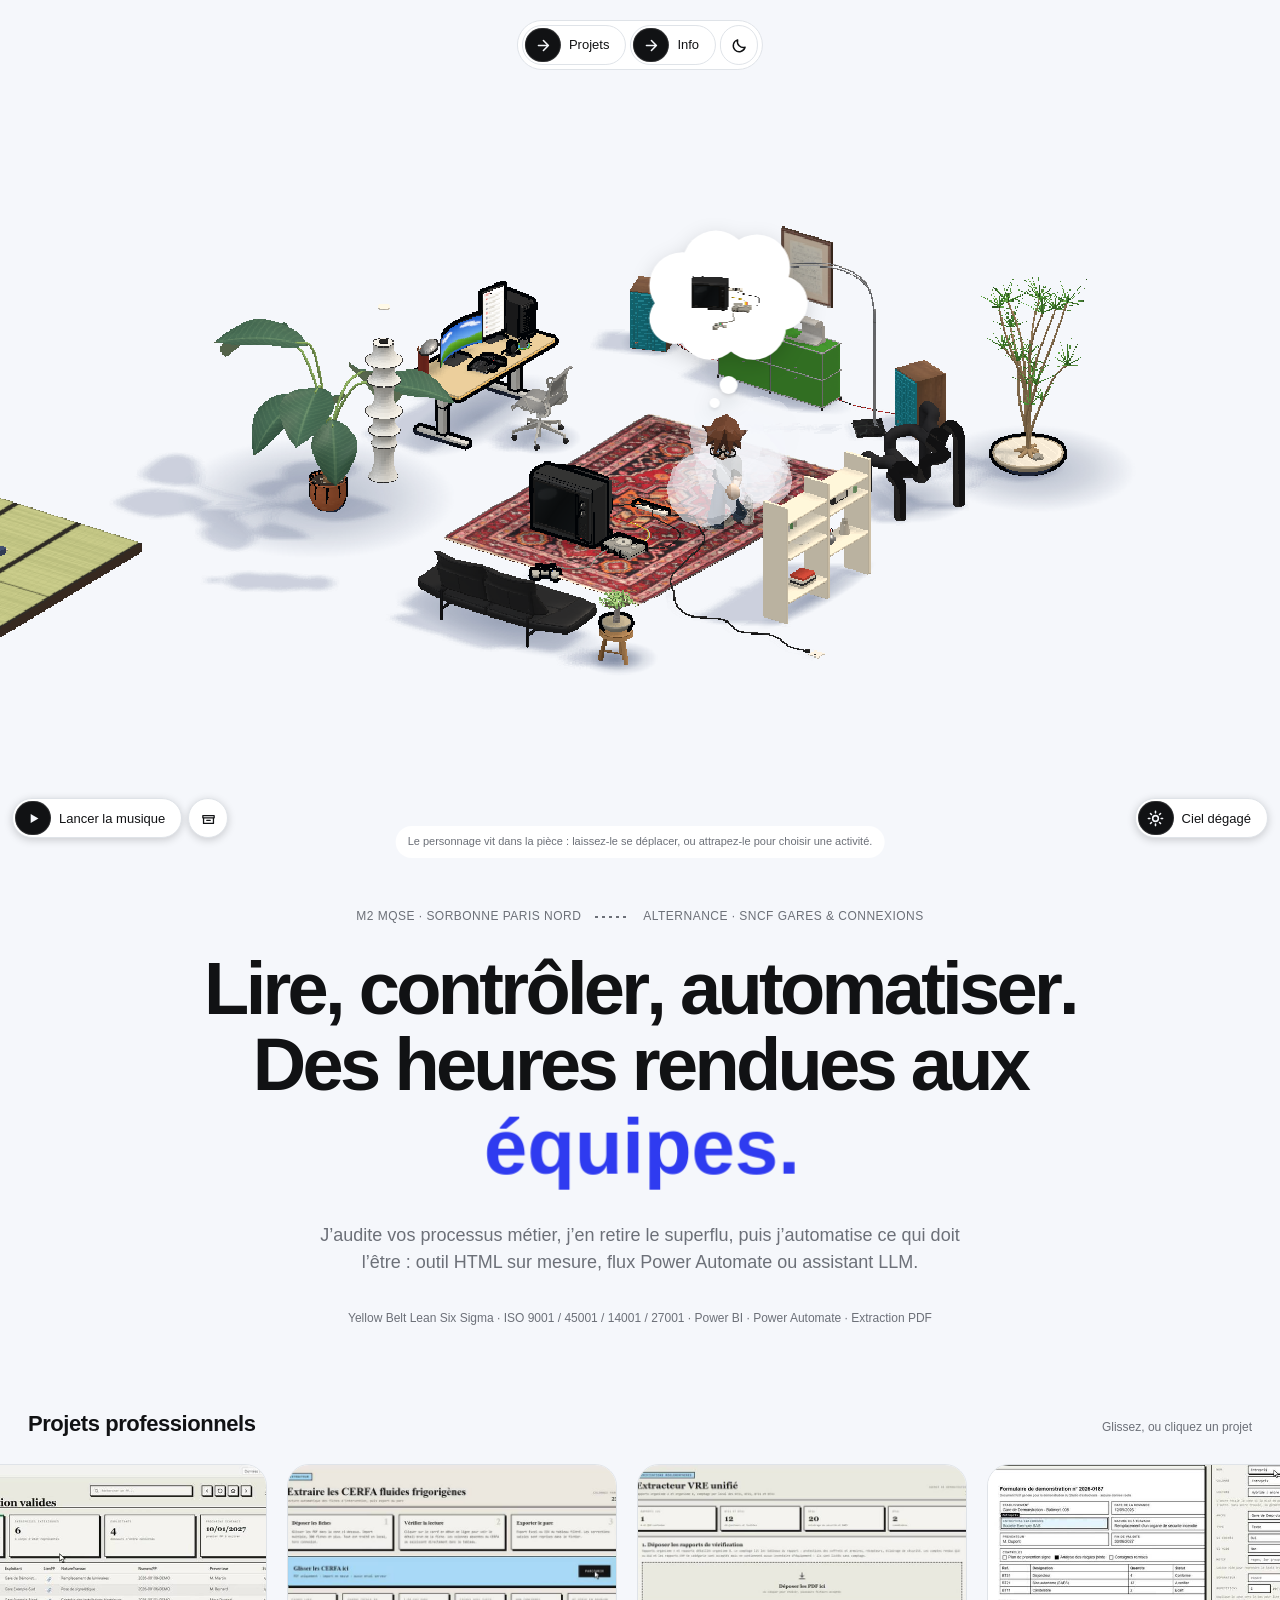
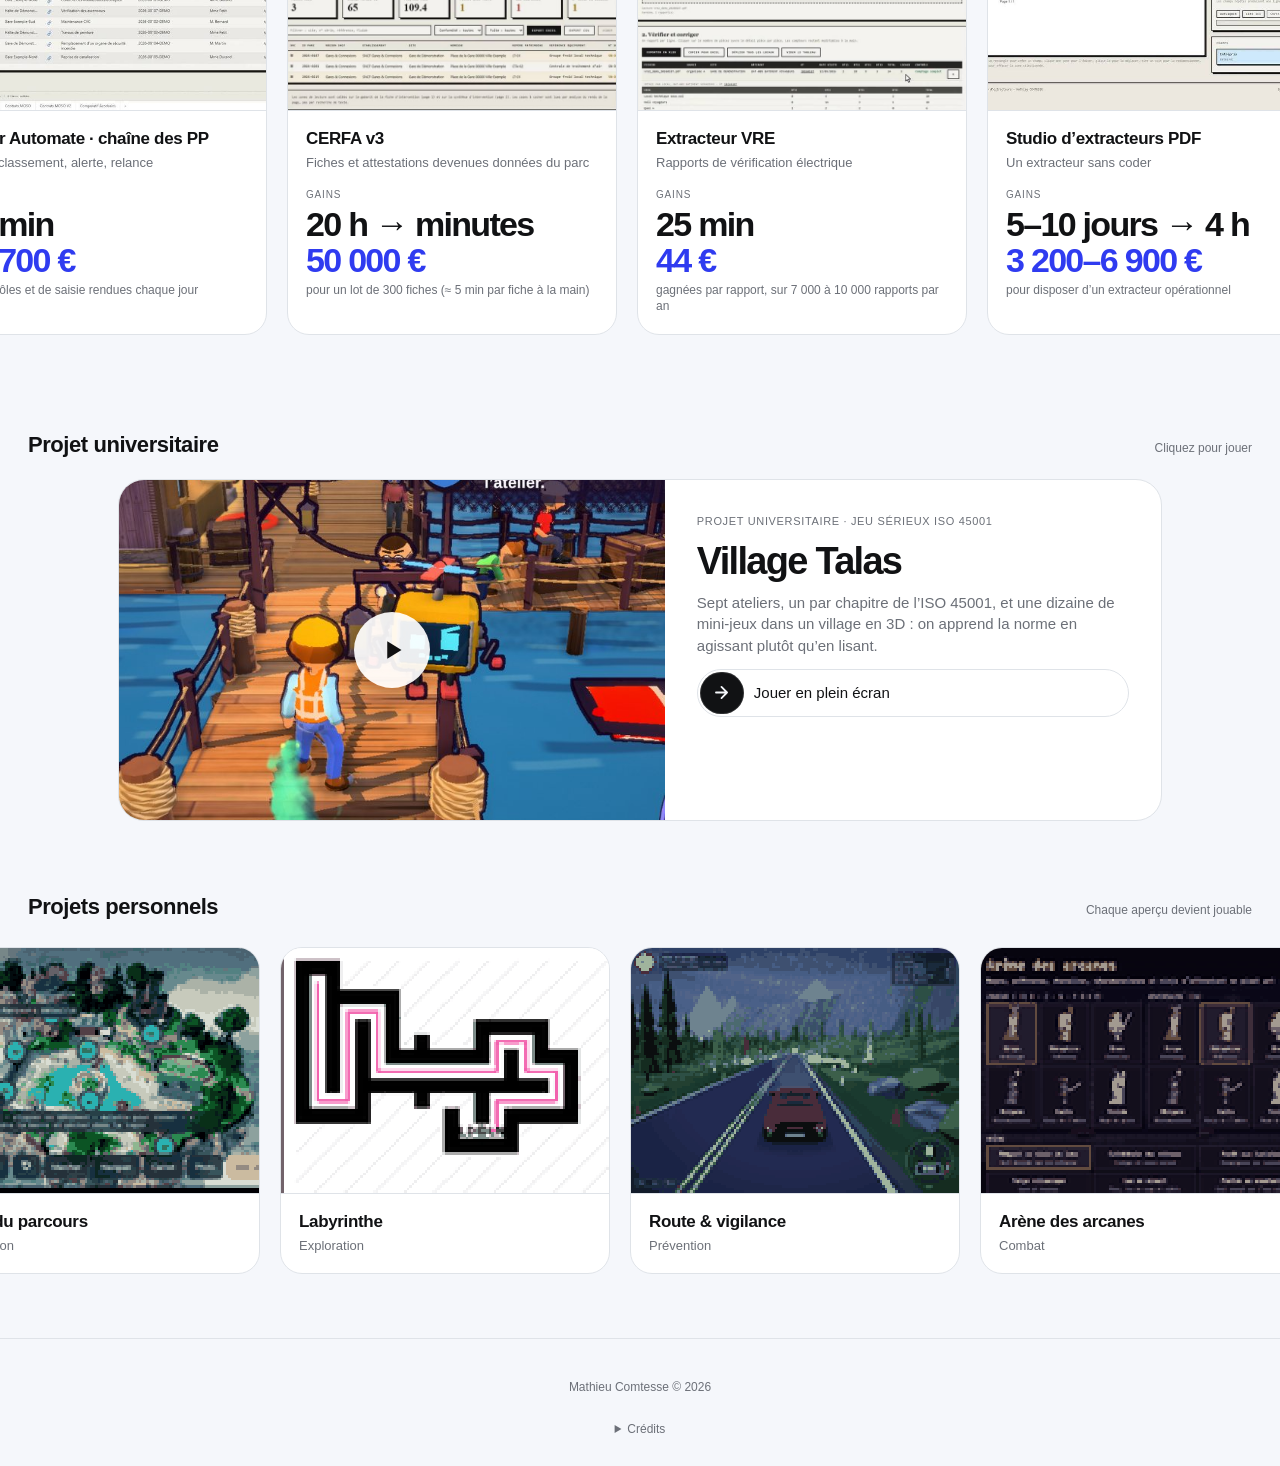
<file: index.html>
<!doctype html>
<html lang="fr">
<head>
<meta charset="utf-8">
<meta name="viewport" content="width=device-width,initial-scale=1">
<title>Mathieu Comtesse · Projets et automatisation</title>
<meta name="description" content="Lire, contrôler, automatiser. Des heures rendues aux équipes : audit des processus, Power BI, Power Automate, extraction PDF.">
<meta name="theme-color" content="#f5f7fb">
<script>{const n=new Date(),m=n.getHours()*60+n.getMinutes();document.documentElement.dataset.theme=(m>=1320||m<270)?'dark':'light';document.documentElement.classList.add('js')}</script>
<link rel="icon" href="data:image/svg+xml,%3Csvg xmlns=%27http://www.w3.org/2000/svg%27 viewBox=%270 0 32 32%27%3E%3Crect width=%2732%27 height=%2732%27 rx=%277%27 fill=%27%23e8452b%27/%3E%3Ctext x=%2716%27 y=%2722%27 font-size=%2716%27 font-family=%27sans-serif%27 font-weight=%27700%27 text-anchor=%27middle%27 fill=%27white%27%3EMC%3C/text%3E%3C/svg%3E">
<link rel="stylesheet" href="style.css?v=bf01a16">
<script type="importmap">{"imports":{"three":"./vendor/three.module.min.js","three/addons/":"./vendor/"}}</script>
<script type="module" src="js/main.js?v=bf01a16"></script>
</head>
<body class="page-home">
<nav class="nav" aria-label="Navigation">
  <a class="dbtn dbtn--sm" href="#work"><span class="dbtn__fill" aria-hidden="true"></span><span class="dbtn__icon" aria-hidden="true"><svg viewBox="0 0 24 24" fill="none" stroke="currentColor" stroke-width="2.25" stroke-linecap="round" stroke-linejoin="round" aria-hidden="true"><path d="M5 12h14M12 5l7 7-7 7"/></svg></span><span class="dbtn__text">Projets</span></a>
  <a class="dbtn dbtn--sm" href="info.html"><span class="dbtn__fill" aria-hidden="true"></span><span class="dbtn__icon" aria-hidden="true"><svg viewBox="0 0 24 24" fill="none" stroke="currentColor" stroke-width="2.25" stroke-linecap="round" stroke-linejoin="round" aria-hidden="true"><path d="M5 12h14M12 5l7 7-7 7"/></svg></span><span class="dbtn__text">Info</span></a>
  <button class="dbtn dbtn--icon dbtn--sm theme" id="theme" type="button" aria-label="Passer en mode sombre"><span class="dbtn__fill" aria-hidden="true"></span><span class="dbtn__icon" aria-hidden="true"></span></button>
</nav>
<header class="shupi-header">
  <section class="room" id="room" aria-label="Appartement interactif de Mathieu">
    <div class="bubble" id="bubble" aria-live="polite"></div>
    <p class="hint">Le personnage vit dans la pièce : laissez-le se déplacer, ou attrapez-le pour choisir une activité.</p>
  </section>
</header>
<main>
<section class="hero">
  <p class="intro-line"><span>M2 MQSE · Sorbonne Paris Nord</span><span class="dots" aria-hidden="true"></span><span>Alternance · SNCF Gares &amp; Connexions</span></p>
  <h1><span class="ft">Lire, contrôler, automatiser.</span><br><span class="ft">Des heures rendues aux</span><br><em class="flip" data-a="équipes." data-b="agents.">équipes.</em></h1>
  <p class="hero-pitch">J’audite vos processus métier, j’en retire le superflu, puis j’automatise ce qui doit l’être : outil HTML sur mesure, flux Power Automate ou assistant LLM.</p>
  <p class="hero-meta">Yellow Belt Lean Six Sigma · ISO 9001 / 45001 / 14001 / 27001 · Power BI · Power Automate · Extraction PDF</p>
</section>
<section class="strip" id="work">
  <header class="strip-head"><h2>Projets professionnels</h2><p>Glissez, ou cliquez un projet</p></header>
  <div class="marquee" id="mq-pro" tabindex="0" aria-label="Projets professionnels : image et gain. Glissez ou utilisez les flèches gauche et droite."></div>
</section>
<section class="strip">
  <header class="strip-head"><h2>Projet universitaire</h2><p>Cliquez pour jouer</p></header>
  <div class="univ" id="univ"></div>
</section>
<section class="strip">
  <header class="strip-head"><h2>Projets personnels</h2><p>Chaque aperçu devient jouable</p></header>
  <div class="marquee" id="mq-perso" tabindex="0" aria-label="Projets personnels. Glissez ou utilisez les flèches gauche et droite."></div>
</section>
</main>
<footer><p>Mathieu Comtesse © 2026</p><details class="credits">
    <summary>Crédits</summary>
    <ul>
      <li>Univers et animations inspirés de <a href="https://shujaat.info/">shujaat.info</a> (Shujaat Syed).</li>
      <li>Fauteuil Ekstrem (design Terje Ekstrøm, Varier) : modèle 3D de Marià V., <a href="https://3dwarehouse.sketchup.com/model/312c320b-f617-4a8a-8546-d7dd3b6124d9/Ekstrem-Chair">3D Warehouse</a>.</li>
      <li>Siège Setu : modèle 3D de Herman Miller, <a href="https://www.hermanmiller.com/resources/3d-models-and-planning-tools/product-models/individual/setu-chair-with-arms/">hermanmiller.com</a>, via 3D Warehouse.</li>
      <li>Canapé DS-450 (de Sede) : modèle 3D de Marije H., <a href="https://3dwarehouse.sketchup.com/model/05759fed-25c6-4b2b-8120-20a3cff98283">3D Warehouse</a>.</li>
      <li>Enceintes JBL L100 MKII : modèle 3D de spencer smith, <a href="https://3dwarehouse.sketchup.com/model/1cd289cc-8b22-40b9-8e36-879f451d7a0b/JBL-L100-MKII">3D Warehouse</a>.</li>
      <li>Suspension Falkland (Danese Milano, Bruno Munari) : modèle 3D de minkyoung K., <a href="https://3dwarehouse.sketchup.com/model/1f132676-ba62-4b68-9e82-82a4a32337a4/falkland-floor-lamp">3D Warehouse</a>.</li>
      <li>Jean du personnage : modèle « JNCO Twin Cannon baggy jeans » (Sketchfab), fourni par Mathieu Comtesse et adapté au squelette sous Blender (bpy). T-shirt : modélisé sous Blender dans le style du modèle « T-Shirt » de <a href="https://sketchfab.com/3d-models/t-shirt-81081c5803de49bf90f74e577fce4633">Lucas Soler</a> (CC BY 4.0).</li>
      <li>Chaussures New Balance 992 : modèle 3D de SRUSH651, licence <a href="https://creativecommons.org/licenses/by/4.0/">CC BY 4.0</a>, <a href="https://sketchfab.com/3d-models/new-balance-992-made-in-usa-greymetallic-7a38e58c92d54de59faa0b30f071f0d9">Sketchfab</a> (réduit et recolorié pour la scène).</li>
      <li>Lampe Borne Béton (Le Corbusier) : modèle 3D de Charles R., <a href="https://3dwarehouse.sketchup.com/model/78f07577-1796-46bb-85fa-de107f223701">3D Warehouse</a>.</li>
      <li>Lampe Akari (Isamu Noguchi) : modèle 3D d’Alana Pacheco, <a href="https://3dwarehouse.sketchup.com/model/c4bc36cc-94bc-45f0-8692-d7c6e615f8ad">3D Warehouse</a>.</li>
      <li>Animations de personnage : bibliothèque d’animations de mon dépôt GitHub. Rendu : <a href="https://threejs.org/">three.js</a>.</li>
    </ul>
  </details></footer>
<noscript><p class="ns">Cette page demande JavaScript pour afficher la pièce en 3D.</p></noscript>
</body>
</html>
</file>
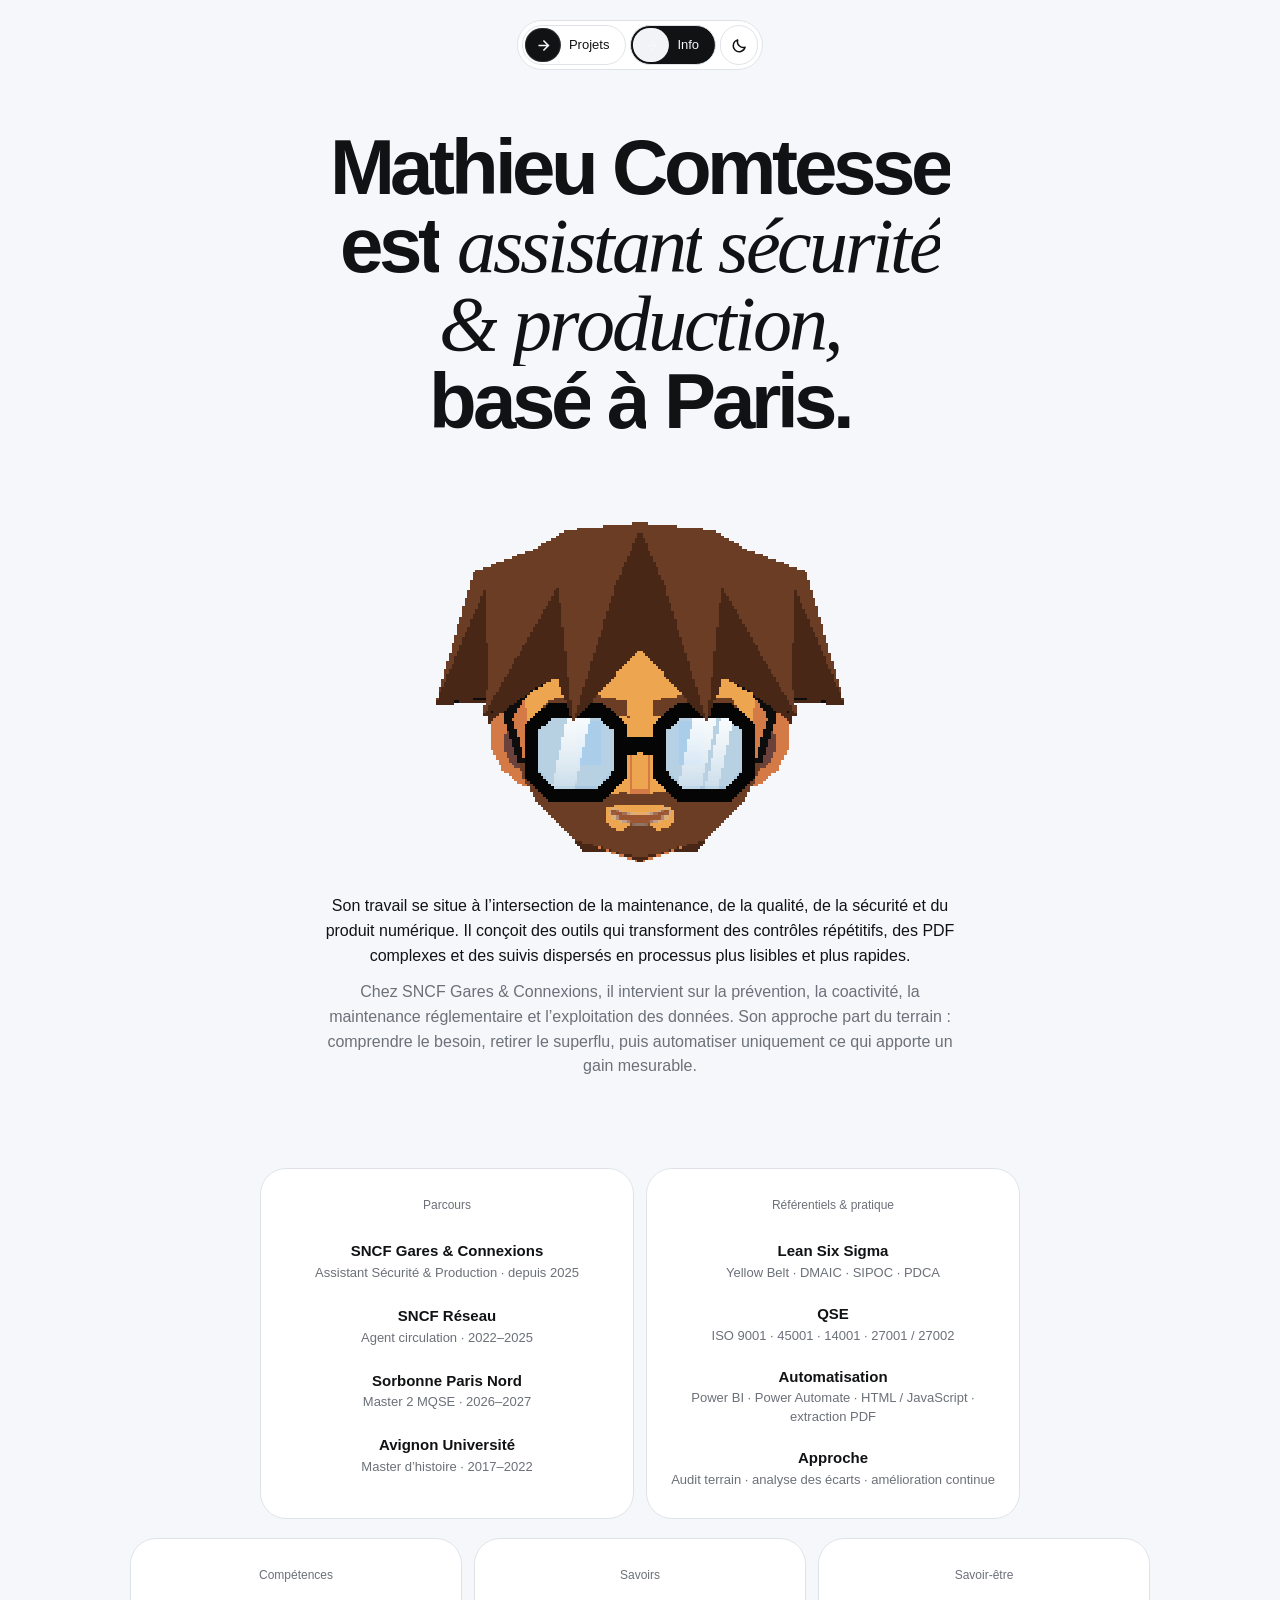
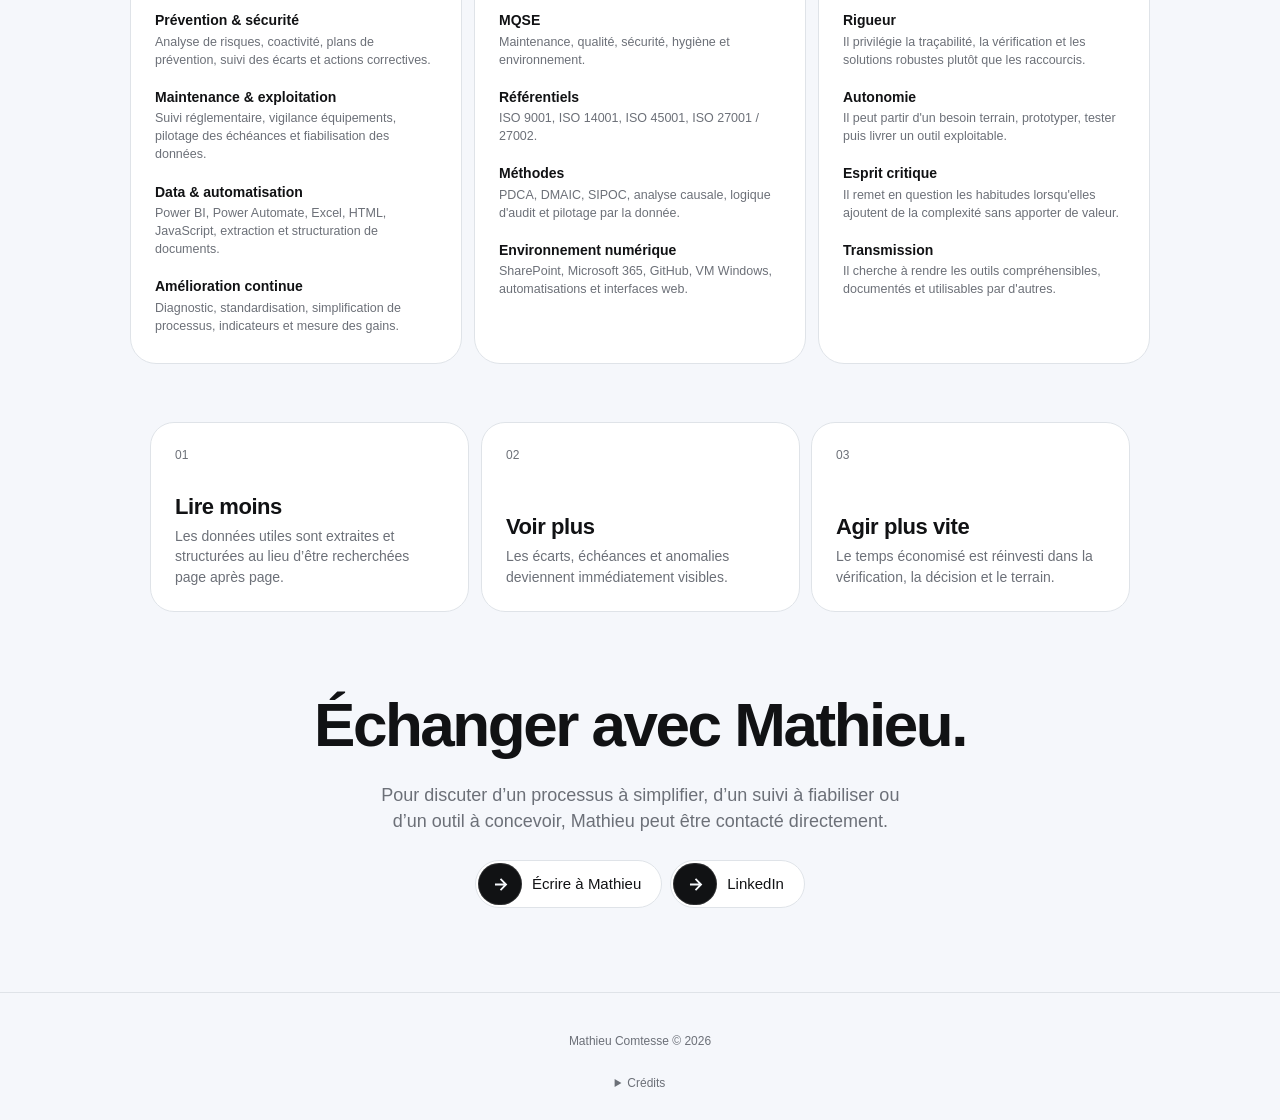
<file: info.html>
<!doctype html>
<html lang="fr">
<head>
<meta charset="utf-8">
<meta name="viewport" content="width=device-width,initial-scale=1">
<title>Info · Mathieu Comtesse</title>
<meta name="description" content="Mathieu Comtesse associe MQSE, prévention, automatisation et développement d’outils numériques.">
<meta name="theme-color" content="#f5f7fb">
<script>{const n=new Date(),m=n.getHours()*60+n.getMinutes();document.documentElement.dataset.theme=(m>=1320||m<270)?'dark':'light';document.documentElement.classList.add('js')}</script>
<link rel="icon" href="data:image/svg+xml,%3Csvg xmlns=%27http://www.w3.org/2000/svg%27 viewBox=%270 0 32 32%27%3E%3Crect width=%2732%27 height=%2732%27 rx=%277%27 fill=%27%23e8452b%27/%3E%3Ctext x=%2716%27 y=%2722%27 font-size=%2716%27 font-family=%27sans-serif%27 font-weight=%27700%27 text-anchor=%27middle%27 fill=%27white%27%3EMC%3C/text%3E%3C/svg%3E">
<link rel="stylesheet" href="style.css?v=shujaat-strict-overflow-v2">
<script type="importmap">{"imports":{"three":"./vendor/three.module.min.js","three/addons/":"./vendor/"}}</script>
<script type="module" src="js/info.js?v=shujaat-strict-overflow-v2"></script>
</head>
<body class="page-info page-info-shujaat">
<nav class="nav" aria-label="Navigation">
  <a class="dbtn dbtn--sm" href="index.html#work"><span class="dbtn__fill" aria-hidden="true"></span><span class="dbtn__icon" aria-hidden="true"><svg viewBox="0 0 24 24" fill="none" stroke="currentColor" stroke-width="2.25"><path d="M5 12h14M12 5l7 7-7 7"/></svg></span><span class="dbtn__text">Projets</span></a>
  <a class="dbtn dbtn--sm dbtn--on" href="info.html" aria-current="page"><span class="dbtn__fill" aria-hidden="true"></span><span class="dbtn__icon" aria-hidden="true"><svg viewBox="0 0 24 24" fill="none" stroke="currentColor" stroke-width="2.25"><path d="M5 12h14M12 5l7 7-7 7"/></svg></span><span class="dbtn__text">Info</span></a>
  <button class="dbtn dbtn--icon dbtn--sm theme" id="theme" type="button" aria-label="Changer de thème"><span class="dbtn__fill" aria-hidden="true"></span><span class="dbtn__icon" aria-hidden="true"></span></button>
</nav>

<main class="info-main">
<section class="about info-about-ref">
  <h1 class="info-heading" aria-label="Mathieu Comtesse est assistant sécurité et production, basé à Paris.">
    Mathieu Comtesse est <em>assistant sécurité &amp; production,</em><br> basé à Paris.
  </h1>
  <div class="portrait shupi-portrait" id="portrait" aria-label="Portrait 3D interactif de Shujaat"><iframe id="shujaatPortraitFrame" src="./shupi/index.html?portrait" title="Portrait interactif Shujaat" loading="eager"></iframe></div>
  <div class="bio bio-primary">
    <p class="reveal">Son travail se situe à l’intersection de la maintenance, de la qualité, de la sécurité et du produit numérique. Il conçoit des outils qui transforment des contrôles répétitifs, des PDF complexes et des suivis dispersés en processus plus lisibles et plus rapides.</p>
    <p class="reveal">Chez SNCF Gares &amp; Connexions, il intervient sur la prévention, la coactivité, la maintenance réglementaire et l’exploitation des données. Son approche part du terrain : comprendre le besoin, retirer le superflu, puis automatiser uniquement ce qui apporte un gain mesurable.</p>
  </div>
</section>

<section class="info-pair">
  <article class="info-card reveal">
    <p class="info-card-kicker">Parcours</p>
    <div class="info-card-lines">
      <p><b>SNCF Gares &amp; Connexions</b><span>Assistant Sécurité &amp; Production · depuis 2025</span></p>
      <p><b>SNCF Réseau</b><span>Agent circulation · 2022–2025</span></p>
      <p><b>Sorbonne Paris Nord</b><span>Master 2 MQSE · 2026–2027</span></p>
      <p><b>Avignon Université</b><span>Master d’histoire · 2017–2022</span></p>
    </div>
  </article>
  <article class="info-card reveal" style="--delay:.08s">
    <p class="info-card-kicker">Référentiels &amp; pratique</p>
    <div class="info-card-lines compact">
      <p><b>Lean Six Sigma</b><span>Yellow Belt · DMAIC · SIPOC · PDCA</span></p>
      <p><b>QSE</b><span>ISO 9001 · 45001 · 14001 · 27001 / 27002</span></p>
      <p><b>Automatisation</b><span>Power BI · Power Automate · HTML / JavaScript · extraction PDF</span></p>
      <p><b>Approche</b><span>Audit terrain · analyse des écarts · amélioration continue</span></p>
    </div>
  </article>
</section>

<section class="info-knowledge-grid" aria-label="Compétences, savoirs et savoir-être">
  <article class="info-card info-card--knowledge reveal">
    <p class="info-card-kicker">Compétences</p>
    <div class="info-card-lines compact">
      <p><b>Prévention &amp; sécurité</b><span>Analyse de risques, coactivité, plans de prévention, suivi des écarts et actions correctives.</span></p>
      <p><b>Maintenance &amp; exploitation</b><span>Suivi réglementaire, vigilance équipements, pilotage des échéances et fiabilisation des données.</span></p>
      <p><b>Data &amp; automatisation</b><span>Power BI, Power Automate, Excel, HTML, JavaScript, extraction et structuration de documents.</span></p>
      <p><b>Amélioration continue</b><span>Diagnostic, standardisation, simplification de processus, indicateurs et mesure des gains.</span></p>
    </div>
  </article>

  <article class="info-card info-card--knowledge reveal" style="--delay:.06s">
    <p class="info-card-kicker">Savoirs</p>
    <div class="info-card-lines compact">
      <p><b>MQSE</b><span>Maintenance, qualité, sécurité, hygiène et environnement.</span></p>
      <p><b>Référentiels</b><span>ISO 9001, ISO 14001, ISO 45001, ISO 27001 / 27002.</span></p>
      <p><b>Méthodes</b><span>PDCA, DMAIC, SIPOC, analyse causale, logique d'audit et pilotage par la donnée.</span></p>
      <p><b>Environnement numérique</b><span>SharePoint, Microsoft 365, GitHub, VM Windows, automatisations et interfaces web.</span></p>
    </div>
  </article>

  <article class="info-card info-card--knowledge reveal" style="--delay:.12s">
    <p class="info-card-kicker">Savoir-être</p>
    <div class="info-card-lines compact">
      <p><b>Rigueur</b><span>Il privilégie la traçabilité, la vérification et les solutions robustes plutôt que les raccourcis.</span></p>
      <p><b>Autonomie</b><span>Il peut partir d'un besoin terrain, prototyper, tester puis livrer un outil exploitable.</span></p>
      <p><b>Esprit critique</b><span>Il remet en question les habitudes lorsqu'elles ajoutent de la complexité sans apporter de valeur.</span></p>
      <p><b>Transmission</b><span>Il cherche à rendre les outils compréhensibles, documentés et utilisables par d'autres.</span></p>
    </div>
  </article>
</section>

<section class="impact info-impact-ref">
  <article class="reveal"><span>01</span><h3>Lire moins</h3><p>Les données utiles sont extraites et structurées au lieu d’être recherchées page après page.</p></article>
  <article class="reveal" style="--delay:.06s"><span>02</span><h3>Voir plus</h3><p>Les écarts, échéances et anomalies deviennent immédiatement visibles.</p></article>
  <article class="reveal" style="--delay:.12s"><span>03</span><h3>Agir plus vite</h3><p>Le temps économisé est réinvesti dans la vérification, la décision et le terrain.</p></article>
</section>

<section class="block contact info-contact-ref">
  <h2 class="reveal">Échanger avec Mathieu.</h2>
  <p class="reveal">Pour discuter d’un processus à simplifier, d’un suivi à fiabiliser ou d’un outil à concevoir, Mathieu peut être contacté directement.</p>
  <div class="reveal info-actions">
    <a class="dbtn" href="mailto:mathieu@comtesse.me"><span class="dbtn__fill" aria-hidden="true"></span><span class="dbtn__icon" aria-hidden="true"><svg viewBox="0 0 24 24" fill="none" stroke="currentColor" stroke-width="2.25"><path d="M5 12h14M12 5l7 7-7 7"/></svg></span><span class="dbtn__text">Écrire à Mathieu</span></a>
    <a class="dbtn" href="https://www.linkedin.com/in/mathieu-comtesse-a226a1433/?isSelfProfile=true" target="_blank" rel="noopener"><span class="dbtn__fill" aria-hidden="true"></span><span class="dbtn__icon" aria-hidden="true"><svg viewBox="0 0 24 24" fill="none" stroke="currentColor" stroke-width="2.25"><path d="M5 12h14M12 5l7 7-7 7"/></svg></span><span class="dbtn__text">LinkedIn</span></a>
  </div>
</section>
</main>

<footer><p>Mathieu Comtesse © 2026</p><details class="credits"><summary>Crédits</summary><ul><li>Univers et animations inspirés de <a href="https://shujaat.info/">shujaat.info</a> (Shujaat Syed).</li><li>Rendu 3D : <a href="https://threejs.org/">three.js</a>.</li></ul></details></footer>
</body>
</html>
</file>
<file: style.css>
:root{--bg:#f5f7fb;--ink:#111214;--mute:#6c7078;--card:#fff;--line:#dfe3e8;--btn:#fff;--btn-hi:#f1f3f6;--btn-sh:#c9ced6;--spring:cubic-bezier(.34,1.56,.64,1);color-scheme:light}
:root[data-theme=dark]{--bg:#15171b;--ink:#f2f3f5;--mute:#9b9fa6;--card:#202329;--line:#30343b;--btn:#2a2d34;--btn-hi:#363a43;--btn-sh:#14161a;color-scheme:dark}
*{box-sizing:border-box}html{scroll-behavior:auto}
body{margin:0;background:var(--project-background,var(--bg));color:var(--ink);font:15px/1.45 Arial,sans-serif;transition:background-color .6s ease}
a{color:inherit}
.nav{position:fixed;z-index:30;top:20px;left:50%;transform:translateX(-50%);display:flex;gap:4px;padding:4px;border:1px solid var(--line);border-radius:999px;background:color-mix(in srgb,var(--card) 92%,transparent)}
.btn{display:inline-flex;align-items:center;padding:9px 17px;border:1px solid var(--line);border-radius:999px;background:var(--card);color:var(--ink);text-decoration:none;font-weight:600;font-size:13px;transition:transform .25s var(--spring),opacity .2s}
.btn:hover{transform:scale(.97)}.btn[aria-current]{background:var(--ink);color:var(--bg)}.dark{background:var(--ink);color:var(--bg);border-color:var(--ink)}
/* en-tête : la pièce 3D */
.room{position:relative;height:max(520px,calc(100svh - 28px));overflow:hidden}.room canvas{position:absolute;inset:0}
.hint{position:absolute;bottom:14px;left:50%;transform:translateX(-50%);margin:0;padding:8px 12px;border-radius:999px;background:var(--card);color:var(--mute);font-size:11px;white-space:nowrap;pointer-events:none;max-width:92%;overflow:hidden;text-overflow:ellipsis}
.bubble{position:absolute;z-index:5;opacity:0}.bubble.show{opacity:1;animation:pop .35s cubic-bezier(.3,1.6,.5,1)}
@keyframes pop{from{scale:.6}to{scale:1}}
/* texte d'accueil, juste après la pièce */
.hero{max-width:980px;margin:0 auto;padding:36px 24px 50px;text-align:center}
.intro-line{display:flex;justify-content:center;align-items:center;gap:14px;flex-wrap:wrap;margin:0 0 26px;color:var(--mute);font-size:12px;text-transform:uppercase;letter-spacing:.04em}
.intro-line .dots{width:34px;height:2px;background:repeating-linear-gradient(90deg,var(--mute) 0 3px,transparent 3px 7px)}
.hero h1{margin:0 auto;font-size:clamp(30px,6vw,74px);line-height:1.02;letter-spacing:-.05em}
.hero-pitch{max-width:640px;margin:30px auto 0;color:var(--mute);font-size:18px;line-height:1.5}
.hero-links{display:flex;justify-content:center;gap:10px;flex-wrap:wrap;margin-top:30px}
.hero-meta{margin:34px 0 0;color:var(--mute);font-size:12px}
em.flip{font-style:normal;color:#2f3bf0}:root[data-theme=dark] em.flip{color:#8a93ff}
em.flip.is-built{display:inline-block;perspective:900px;white-space:nowrap;line-height:1.2em;vertical-align:baseline;text-align:left}
.fs{display:inline-block;position:relative;height:1.2em;width:var(--wa);transform-style:preserve-3d;vertical-align:-.25em;animation:fs-cycle 8s var(--d,0s) infinite ease-in-out}
.fs .f{position:absolute;left:0;top:0;width:100%;height:100%;display:flex;align-items:center;justify-content:center;backface-visibility:hidden;font-style:normal;line-height:1}
.fs .f1{transform:translateZ(.6em)}.fs .f2{transform:rotateX(-90deg) translateZ(.6em)}.fs .f3{transform:rotateX(-180deg) translateZ(.6em)}
@keyframes fs-cycle{0%,36%{transform:rotateX(0deg);width:var(--wa)}46%,86%{transform:rotateX(90deg);width:var(--wb)}96%,100%{transform:rotateX(180deg);width:var(--wa)}}
@media (prefers-reduced-motion:reduce){.fs{animation:none}.fs .f2,.fs .f3{display:none}}
/* apparition au défilement : glisse depuis les côtés avec un ressort */
.js .reveal:not(.revealed){opacity:0;transform:translateX(var(--enter-x,0)) scale(.9)}
.reveal.revealed{animation:reveal .8s var(--spring) both;animation-delay:var(--delay,0s)}
@keyframes reveal{from{opacity:0;transform:translateX(var(--enter-x,0)) scale(.9)}to{opacity:1;transform:none}}
/* Flip Text : chaque lettre tourne et se soulève au survol */
.ft{display:inline-block;white-space:nowrap}
.ftc{display:inline-block;cursor:default;transition:transform .4s ease-out}
.ftc.on{transform:translateY(-8px) rotateX(360deg)}
/* projets : bandes déplaçables (Draggable Marquee) */
.strip{padding:30px 0 40px}
.strip-head{display:flex;justify-content:space-between;align-items:baseline;max-width:1400px;margin:0 auto;padding:0 28px 18px}
.strip-head h2{margin:0;font-size:22px;letter-spacing:-.02em}.strip-head p{margin:0;color:var(--mute);font-size:12px}
.marquee{overflow:hidden;cursor:grab;touch-action:pan-y;outline-offset:-2px;padding:6px 0 24px}.marquee.is-drag{cursor:grabbing;user-select:none}
.mq-track{display:flex;gap:20px;width:max-content;will-change:transform;contain:layout style}
.pc{contain:layout style;flex:none;width:330px;display:flex;flex-direction:column;gap:0;padding:0;border:1px solid var(--line);border-radius:22px;background:var(--card);color:var(--ink);text-align:left;font:inherit;cursor:inherit;overflow:hidden;transition:transform .4s var(--spring),box-shadow .3s}
.pc:hover{transform:translateY(-4px);box-shadow:0 14px 34px rgb(0 0 0 / .12)}
.pc-img{display:block;width:100%;aspect-ratio:4/3;background-size:cover;background-position:top;background-color:var(--btn-hi);border-bottom:1px solid var(--line);pointer-events:none}
.pc-img.px,.detail-img.px{image-rendering:pixelated;background-size:100% 100%}
.pc-body{display:flex;flex-direction:column;gap:2px;padding:16px 18px 20px}
.pc-body b{font-size:17px;letter-spacing:-.02em}.pc-sub{color:var(--mute);font-size:13px}
.pc-gains{display:flex;flex-direction:column;gap:0;margin-top:14px}.pc-gains small{font-size:10px;text-transform:uppercase;letter-spacing:.08em;color:var(--mute);margin-bottom:4px}.pc-gains strong{font-size:34px;line-height:1;letter-spacing:-.05em}.pc-gains strong.m{color:#2f3bf0;margin-top:2px}:root[data-theme=dark] .pc-gains strong.m{color:#8a93ff}.pc-gains em{font-style:normal;color:var(--mute);font-size:12px;line-height:1.3;margin-top:6px}
.pc-g{display:flex;flex-direction:column;gap:2px;margin-top:14px}.pc-g small,.detail-txt .g small{font-size:10px;text-transform:uppercase;letter-spacing:.08em;color:var(--mute)}.pc-g strong{font-size:38px;line-height:.95;letter-spacing:-.05em}.pc-g.m strong{color:#2f3bf0}:root[data-theme=dark] .pc-g.m strong{color:#8a93ff}.pc-g em{font-style:normal;color:var(--mute);font-size:12px;line-height:1.3}
.pc.perso .pc-body{padding-bottom:18px}
/* fiche de détail */
.detail{position:fixed;inset:0;z-index:60;display:flex;align-items:center;justify-content:center;padding:20px;background:rgb(10 12 16 / .66);opacity:0;transition:opacity .22s}
.detail[hidden]{display:none}.detail.on{opacity:1}
.detail-card{position:relative;display:grid;grid-template-columns:minmax(0,1.05fr) minmax(0,1fr);width:min(960px,100%);max-height:calc(100vh - 40px);overflow:auto;border-radius:26px;background:var(--card);box-shadow:0 30px 80px rgb(0 0 0 / .35);transform:scale(.96);transition:transform .35s var(--spring)}
.detail.on .detail-card{transform:none}
.detail-img{min-height:340px;background-size:cover;background-position:top;background-color:var(--btn-hi)}
.detail-txt{padding:34px 32px;display:flex;flex-direction:column;gap:12px;font-size:14px;color:var(--mute)}.detail-txt p{margin:0}.detail-txt b{color:var(--ink)}
.detail-txt h3{margin:0;font-size:30px;line-height:1;letter-spacing:-.04em;color:var(--ink)}.detail-txt .k{font-size:11px;text-transform:uppercase;letter-spacing:.05em}.detail-txt .s{font-size:16px}
.detail-txt .g{display:flex;flex-direction:column;margin:4px 0;gap:2px}.detail-txt .g strong.m{color:#2f3bf0;margin-top:8px}:root[data-theme=dark] .detail-txt .g strong.m{color:#8a93ff}.detail-txt .g span{font-size:13px}.detail-txt .g strong{font-size:50px;line-height:.95;letter-spacing:-.06em;color:var(--ink)}.detail-txt .g.m strong{color:#2f3bf0}:root[data-theme=dark] .detail-txt .g.m strong{color:#8a93ff}
.detail-x{position:absolute;top:12px;right:14px;z-index:2;width:36px;height:36px;border:0;border-radius:50%;background:var(--card);color:var(--ink);font-size:22px;line-height:1;cursor:pointer;box-shadow:0 2px 8px rgb(0 0 0 / .2)}
body.lock{overflow:hidden}
@media(max-width:760px){.detail-card{grid-template-columns:1fr}.detail-img{min-height:200px}.pc{width:260px}}
/* pied de page */
footer{padding:28px;border-top:1px solid var(--line);color:var(--mute);font-size:12px;display:flex;flex-direction:column;align-items:center;gap:12px;text-align:center}
.credits{max-width:62ch;text-align:left;font-size:12px}.credits summary{cursor:pointer;text-align:center;color:var(--mute)}.credits ul{margin:10px 0 0;padding-left:18px;display:grid;gap:4px}.credits a{color:inherit}
.ns{text-align:center;color:var(--mute)}
@media(max-width:809px){.room{height:max(400px,56svh)}.nav{top:auto;bottom:24px}footer{padding-bottom:112px}}
@media(max-width:760px){.room{height:max(400px,56svh)}.hint{white-space:normal;width:90%;text-align:center;border-radius:14px}}
/* pensée : nuage + miniature 3D, traîne de deux cercles vers la tête */
.bubble.thought{padding:0;width:176px;height:160px;border-radius:0;background:none;box-shadow:none;white-space:normal;filter:drop-shadow(0 6px 10px rgb(0 0 0 / .16));color:#1c1a17}
.bubble.thought::after{display:none}
.bubble.thought .cloud{position:absolute;inset:0;width:100%;height:100%}
.bubble.thought canvas{position:absolute;left:50%;top:14px;width:120px;height:120px;transform:translateX(-50%);image-rendering:pixelated}
.bubble.thought .cap{position:absolute;left:14px;right:14px;bottom:34px;text-align:center;font-size:12px;font-weight:600;line-height:1.1;color:#1c1a17}
.bubble.thought i{position:absolute;border-radius:50%;background:#fff;box-shadow:0 2px 4px rgb(0 0 0 / .1)}
.bubble.thought .t1{width:18px;height:18px;left:50%;bottom:-12px;margin-left:-4px}
.bubble.thought .t2{width:10px;height:10px;left:50%;bottom:-26px;margin-left:-14px}
/* fiche de la pochette survolée dans le tiroir du meuble vert */
.sleeve-card{position:absolute;left:0;top:0;z-index:6;width:200px;padding:8px 10px 8px 70px;min-height:68px;border-radius:12px;background:#fff;color:#1c1a17;box-shadow:0 8px 20px rgb(0 0 0 / .18);pointer-events:none;opacity:0;transition:opacity .12s}
.sleeve-card.show{opacity:1}
.sleeve-card i{position:absolute;left:8px;top:8px;width:52px;height:52px;border-radius:4px;image-rendering:auto}
.sleeve-card b{display:block;font-size:13px;line-height:1.2;font-weight:700}
.sleeve-card span{display:block;font-size:12px;color:#6f695d;margin-top:2px}
.sleeve-card em{display:block;font-style:normal;font-size:11px;color:#8a7f6a;margin-top:4px}
/* bouton clair / sombre dans la pilule de navigation */
.btn.theme{cursor:pointer;display:inline-flex;align-items:center;justify-content:center;padding:9px 12px;font:inherit}
.btn.theme svg{display:block}

.bubble.thought .cap{display:none}
/* lecteur de musique : pastille en bas à gauche de la pièce (boutons Discover) */
.mpill{position:absolute;left:12px;bottom:34px;z-index:8;display:flex;gap:6px;align-items:center;max-width:calc(100% - 24px)}
.mpill .mp-play{max-width:min(320px,calc(100vw - 130px));box-shadow:0 2px 8px rgb(0 0 0 / .18)}.mpill .dbtn--icon{box-shadow:0 2px 8px rgb(0 0 0 / .18)}
.mpill .mp-next[hidden]{display:none}

/* page Info */
.page-info .info-main{max-width:1060px;margin:0 auto;padding:0 24px 40px}
.about{position:relative;padding:130px 0 40px;text-align:center}
.portrait{position:relative;z-index:2;width:min(86vw,420px);height:420px;margin:0 auto -50px;pointer-events:none}
.portrait canvas{pointer-events:auto}
.info-heading{position:relative;z-index:1;margin:0 auto;max-width:15ch;font-size:clamp(40px,7.4vw,92px);line-height:.9;letter-spacing:-.055em;text-wrap:balance}
.info-heading em{font-style:italic;font-family:'Times New Roman',serif;font-weight:400;letter-spacing:-.04em}
.info-heading .w{display:inline-block;overflow:hidden;vertical-align:top;padding-bottom:.08em}
.info-heading .ch{display:inline-block;animation:chup .9s var(--spring) both;animation-delay:calc(var(--i) * 28ms + .15s)}
@keyframes chup{from{transform:translateY(110%) rotate(5deg);opacity:0}to{transform:none;opacity:1}}
.bio{max-width:640px;margin:44px auto 0;display:grid;gap:18px;font-size:18px;line-height:1.5;color:var(--mute)}.bio p{margin:0}
.impact{display:grid;grid-template-columns:repeat(3,1fr);gap:12px;margin:70px 0}
.impact article{padding:24px;border:1px solid var(--line);border-radius:24px;background:var(--card);min-height:210px;display:flex;flex-direction:column}
.impact span{color:var(--mute);font-size:12px}.impact h3{margin:auto 0 8px;font-size:22px;letter-spacing:-.02em;line-height:1.05}.impact p{margin:0;color:var(--mute);font-size:14px}
.block{padding:56px 0 20px}.block h2{margin:0 0 26px;font-size:clamp(28px,4vw,46px);letter-spacing:-.04em;line-height:1}
.timeline{list-style:none;margin:0;padding:0;border-top:1px solid var(--line)}
.timeline li{display:grid;grid-template-columns:200px 1fr;gap:6px 24px;padding:22px 0;border-bottom:1px solid var(--line)}
.timeline time{color:var(--mute);font-size:13px;text-transform:uppercase;letter-spacing:.03em;grid-row:span 2}.timeline b{font-size:20px;letter-spacing:-.02em}.timeline span{color:var(--mute);max-width:62ch}
.chips{list-style:none;margin:0;padding:0;display:flex;flex-wrap:wrap;gap:10px}
.chips li{padding:12px 18px;border:1px solid var(--line);border-radius:999px;background:var(--card);font-weight:700;display:flex;gap:10px;align-items:baseline;transition:transform .4s var(--spring)}.chips li:hover{transform:scale(.96)}
.chips i{font-style:normal;font-weight:400;color:var(--mute);font-size:12px}
.two{display:grid;grid-template-columns:1fr 1fr;gap:40px}
.list{list-style:none;margin:0;padding:0;display:grid;gap:0;border-top:1px solid var(--line)}.list li{padding:14px 0;border-bottom:1px solid var(--line);color:var(--mute)}
.contact{text-align:center;padding:90px 0 40px}.contact p{max-width:52ch;margin:0 auto 26px;color:var(--mute);font-size:18px}
@media(max-width:760px){.impact{grid-template-columns:1fr}.two{grid-template-columns:1fr}.timeline li{grid-template-columns:1fr}.timeline time{grid-row:auto}.portrait{height:340px;margin-bottom:-60px}}
/* jeu en plein écran */
.play-ov{position:fixed;inset:0;z-index:100;background:#000}.play-ov iframe{position:absolute;inset:0;width:100%;height:100%;border:0;background:#000}
.play-x{position:absolute;top:10px;right:10px;z-index:2;width:38px;height:38px;border:0;border-radius:50%;background:rgb(0 0 0 / .55);color:#fff;font-size:24px;line-height:1;cursor:pointer;backdrop-filter:blur(6px)}
.play-x:hover{background:rgb(0 0 0 / .8)}
/* projet universitaire */
.univ{max-width:1100px;margin:0 auto;padding:0 28px}
.univ-card{display:grid;grid-template-columns:minmax(0,1.1fr) minmax(0,1fr);width:100%;padding:0;border:1px solid var(--line);border-radius:26px;background:var(--card);color:var(--ink);text-align:left;font:inherit;cursor:pointer;overflow:hidden;transition:transform .4s var(--spring),box-shadow .3s}
.univ-card:hover{transform:translateY(-4px);box-shadow:0 18px 40px rgb(0 0 0 / .14)}
.univ-img{min-height:340px;background-size:cover;background-position:center;position:relative}
.univ-img::after{content:"";position:absolute;left:50%;top:50%;width:76px;height:76px;margin:-38px;border-radius:50%;background:rgb(255 255 255 / .92) url("data:image/svg+xml,%3Csvg xmlns='http://www.w3.org/2000/svg' viewBox='0 0 24 24'%3E%3Cpath d='M9 6.5v11l9-5.5z' fill='%23111'/%3E%3C/svg%3E") center/38px no-repeat;box-shadow:0 8px 24px rgb(0 0 0 / .3)}
.univ-txt{padding:34px 32px;display:flex;flex-direction:column;gap:12px;justify-content:center}.univ-txt .k{font-size:11px;text-transform:uppercase;letter-spacing:.06em;color:var(--mute)}
.univ-txt h3{margin:0;font-size:38px;line-height:1;letter-spacing:-.045em}.univ-txt p{margin:0;color:var(--mute)}
.univ-txt .btn{align-self:flex-start;margin-top:8px}
@media(max-width:760px){.univ-card{grid-template-columns:1fr}.univ-img{min-height:220px}}

/* ─── Discover Button (ObsidianUI) : pilule avec cercle-flèche qui s'étend sur le libellé au survol ─── */
.dbtn{--ds:var(--btn);--dt:var(--ink);--df:var(--ink);--da:var(--bg);position:relative;display:inline-flex;min-height:48px;max-width:100%;align-items:center;overflow:hidden;border:1px solid var(--line);border-radius:999px;background:var(--ds);color:var(--dt);cursor:pointer;font:600 14px/1.1 inherit;font-family:inherit;text-decoration:none;white-space:nowrap;padding:0}
.dbtn__fill{position:absolute;inset:2px auto 2px 2px;width:44px;border-radius:inherit;background:var(--df);box-shadow:inset 0 0 0 1px rgb(255 255 255 / .12);transition:width .48s cubic-bezier(.65,0,.076,1)}
.dbtn__icon{position:relative;z-index:1;display:grid;width:48px;height:46px;flex:none;place-items:center;color:var(--da);transition:transform .48s cubic-bezier(.65,0,.076,1)}
.dbtn__icon svg{width:19px;height:19px;display:block}
.dbtn__text{position:relative;z-index:1;padding:0 20px 0 8px;text-align:center;overflow:hidden;text-overflow:ellipsis;transition:color .32s ease}
.dbtn:hover .dbtn__fill,.dbtn:focus-visible .dbtn__fill{width:calc(100% - 4px)}
.dbtn:hover .dbtn__icon,.dbtn:focus-visible .dbtn__icon{transform:translateX(6px)}
.dbtn:hover .dbtn__text,.dbtn:focus-visible .dbtn__text{color:var(--da)}
.dbtn:focus-visible{outline:2px solid var(--ink);outline-offset:3px}
.dbtn--sm{min-height:40px;font-size:13px}.dbtn--sm .dbtn__fill{width:36px}.dbtn--sm .dbtn__icon{width:40px;height:38px}.dbtn--sm .dbtn__icon svg{width:17px;height:17px}.dbtn--sm .dbtn__text{padding:0 16px 0 6px}
/* variante icône seule : le fond se remplit depuis le centre */
.dbtn--icon{width:40px;min-height:40px;justify-content:center}.dbtn--icon .dbtn__fill{inset:2px;width:auto;transform:scale(0);transition:transform .42s cubic-bezier(.65,0,.076,1)}
.dbtn--icon .dbtn__icon{width:100%;height:100%;color:var(--dt);transition:color .3s}
.dbtn--icon:hover .dbtn__fill,.dbtn--icon:focus-visible .dbtn__fill{width:auto;transform:scale(1)}.dbtn--icon:hover .dbtn__icon,.dbtn--icon:focus-visible .dbtn__icon{transform:none;color:var(--da)}
.dbtn--on{--ds:var(--ink);--dt:var(--bg);--df:var(--btn-hi);--da:var(--ink)}.dbtn--on .dbtn__icon{color:var(--bg)}.dbtn--on:hover .dbtn__icon{color:var(--ink)}
@keyframes dbtn-in{from{opacity:0;transform:scale(.9)}to{opacity:1;transform:none}}
@media (prefers-reduced-motion:reduce){.dbtn__fill,.dbtn__icon,.dbtn__text{transition:none}}
/* le survol d'une carte déclenche le bouton qu'elle contient */
.univ-card:hover .dbtn__fill{width:calc(100% - 4px)}.univ-card:hover .dbtn__icon{transform:translateX(6px)}.univ-card:hover .dbtn__text{color:var(--da)}
.nav{gap:4px}.nav .dbtn{min-height:38px}.nav .dbtn--icon{width:38px}

/* Hover Image : vignette-schéma qui suit le curseur */
.hd-wrap{--hd-i:0;position:fixed;left:0;top:0;z-index:90;width:420px;height:270px;overflow:hidden;border-radius:14px;pointer-events:none;transform:translate3d(0,0,0) scale(0);transform-origin:center;background:var(--card);border:1px solid var(--line);box-shadow:0 25px 50px -12px rgb(0 0 0 / .32);--dg-ink:var(--ink);will-change:transform;opacity:0;transition:opacity .2s}
.hd-wrap.on{opacity:1}
.hd-stack,.hd-wrap{display:flex;flex-direction:column}
.hd-thumb{flex:none;width:100%;height:100%;transform:translateY(calc(var(--hd-i) * -100%));transition:transform .4s cubic-bezier(.22,1,.36,1)}
.hd-thumb svg{display:block;width:100%;height:100%}
.dg-k{font:700 9px Arial,sans-serif;letter-spacing:.14em;fill:var(--mute)}.dg-t{font:700 17px Arial,sans-serif;letter-spacing:-.02em;fill:var(--ink)}
.dg-b{fill:var(--btn-hi);stroke:var(--line);stroke-width:1}.dg-a{fill:none;stroke:var(--ink);stroke-width:1.6;stroke-linecap:round;stroke-linejoin:round;opacity:.8}
.dg-n{fill:var(--ink)}.dg-nn{font:700 10px Arial,sans-serif;fill:var(--bg);text-anchor:middle}
.dg-l{font:700 13.5px Arial,sans-serif;fill:var(--ink)}.dg-s{font:500 10.5px Arial,sans-serif;fill:var(--mute)}
@media(max-width:900px){.hd-wrap{display:none}}
/* météo */
.wx-btn{position:absolute;right:12px;bottom:34px;z-index:8;box-shadow:0 2px 8px rgb(0 0 0 / .18)}
@media(max-width:760px){.wx-btn{bottom:84px}}


/* INFO SHUJAAT REF V2 */
.page-info-shujaat .info-main{max-width:1120px;padding:0 24px 56px}
.page-info-shujaat .info-about-ref{padding:132px 0 30px;text-align:center}
.page-info-shujaat .info-heading{max-width:18ch;font-size:clamp(42px,6.1vw,78px);line-height:.92;margin:0 auto 12px}
.page-info-shujaat .portrait{width:min(90vw,560px);height:470px;margin:8px auto -32px}
.page-info-shujaat .bio-primary{max-width:650px;margin:0 auto;gap:12px;font-size:16px;line-height:1.55;color:var(--ink)}
.page-info-shujaat .bio-primary p:last-child{color:var(--mute)}
.info-pair{display:grid;grid-template-columns:1fr 1fr;gap:12px;margin:58px auto 20px;max-width:760px}
.info-card{min-height:330px;padding:28px 24px;border:1px solid var(--line);border-radius:26px;background:var(--card);text-align:center}
.info-card-kicker{margin:0 0 26px;color:var(--mute);font-size:12px}
.info-card-lines{display:grid;gap:22px}.info-card-lines.compact{gap:20px}
.info-card-lines p{display:grid;gap:2px;margin:0}.info-card-lines b{font-size:15px}.info-card-lines span{font-size:13px;color:var(--mute)}
.page-info-shujaat .info-impact-ref{max-width:980px;margin:58px auto 0}
.page-info-shujaat .info-impact-ref article{min-height:190px}
.page-info-shujaat .info-contact-ref{padding:82px 0 28px}
.page-info-shujaat .info-contact-ref h2{font-size:clamp(36px,5vw,62px)}
.info-actions{display:flex;gap:8px;justify-content:center;flex-wrap:wrap}
@media(max-width:760px){
  .page-info-shujaat .info-about-ref{padding-top:108px}
  .page-info-shujaat .info-heading{font-size:clamp(38px,11vw,58px)}
  .page-info-shujaat .portrait{height:390px;margin-bottom:-18px}
  .info-pair{grid-template-columns:1fr;max-width:520px}
}


/* INFO KNOWLEDGE GRID */
.info-knowledge-grid{
  display:grid;
  grid-template-columns:repeat(3,minmax(0,1fr));
  gap:12px;
  max-width:1020px;
  margin:18px auto 0;
}
.info-card--knowledge{
  min-height:390px;
  text-align:left;
}
.info-card--knowledge .info-card-kicker{
  text-align:center;
}
.info-card--knowledge .info-card-lines{
  gap:18px;
}
.info-card--knowledge .info-card-lines b{
  font-size:14px;
}
.info-card--knowledge .info-card-lines span{
  font-size:12.5px;
  line-height:1.45;
}
@media(max-width:920px){
  .info-knowledge-grid{grid-template-columns:1fr;max-width:620px}
  .info-card--knowledge{min-height:0}
}




/* STRICT SHUJAAT PORTRAIT — same parent geometry as shujaat.info/info/ */
.shupi-portrait{
  width:100%;
  height:100%;
  min-height:400px;
  position:relative;
  overflow:visible!important;
  z-index:2;
  touch-action:auto;
  pointer-events:auto!important;
}
.shupi-portrait iframe{
  position:absolute;
  inset:0;
  width:100%;
  border:0;
  background:transparent;
  color-scheme:light;
  top:-200px;
  bottom:auto;
  height:calc(100% + 400px);
  pointer-events:none;
  overflow:hidden;
}
@media(pointer:coarse){
  .shupi-portrait{pointer-events:none!important}
}
@media(max-width:760px){
  .page-info-shujaat .portrait.shupi-portrait{
    min-height:0;
    height:350px;
    overflow:visible!important;
  }
}
</file>
